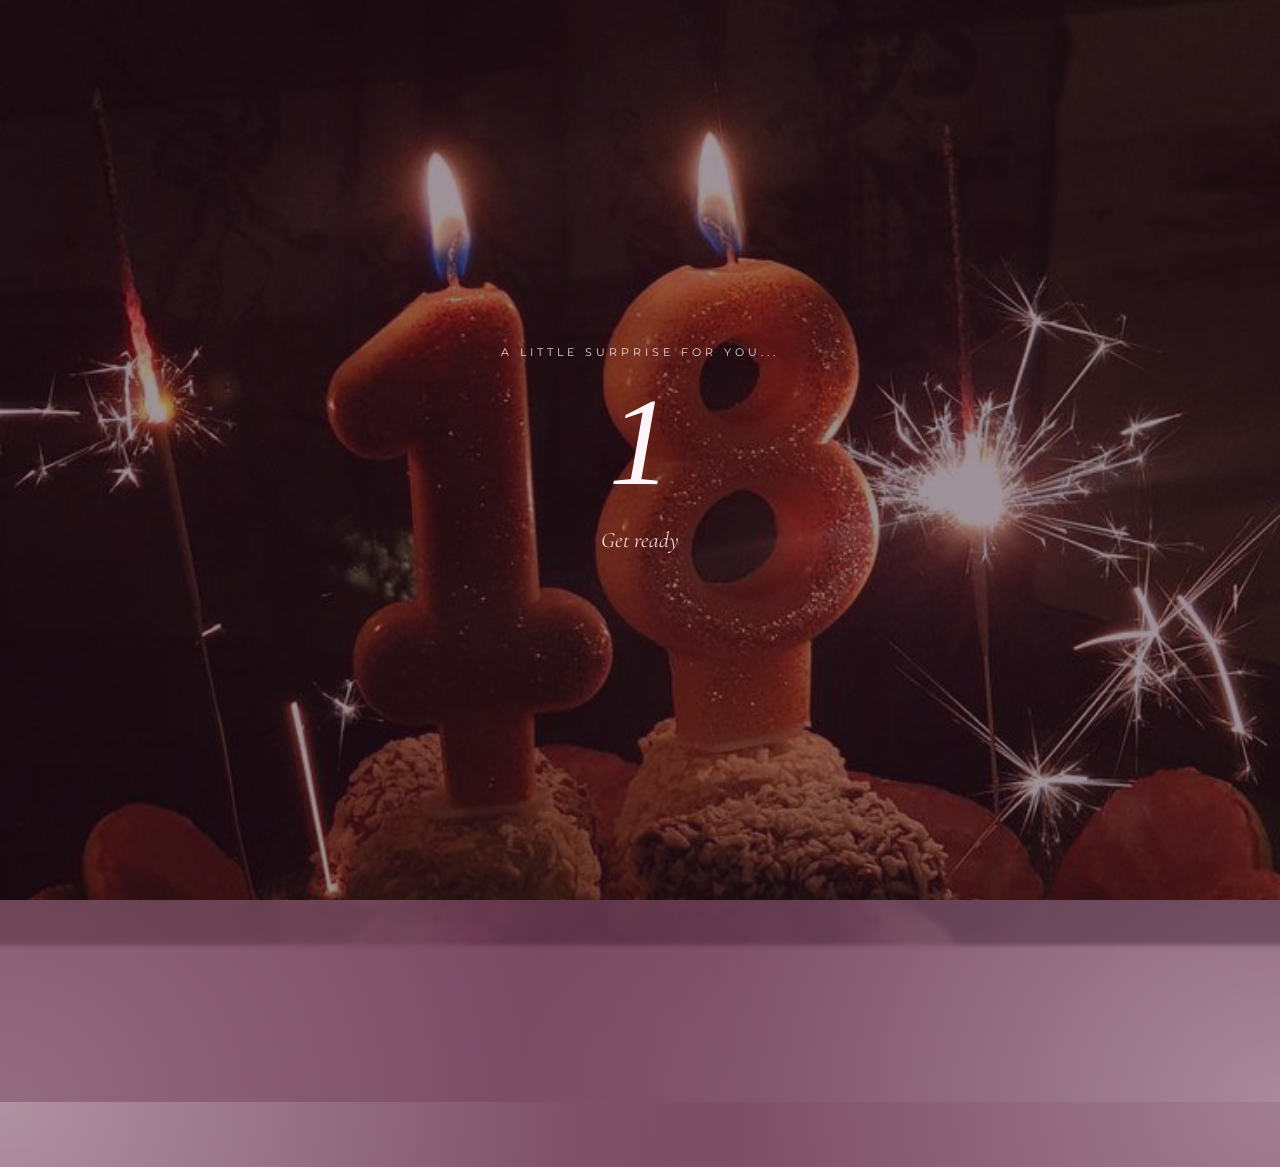
<file: index.html>
<!DOCTYPE html>
<html lang="en">

<head>

    <meta charset="UTF-8">

    <meta
        name="viewport"
        content="width=device-width, initial-scale=1.0"
    >

    <title>Surprise</title>


    <!-- Fonts -->

    <link
        rel="preconnect"
        href="https://fonts.googleapis.com"
    >

    <link
        rel="preconnect"
        href="https://fonts.gstatic.com"
        crossorigin
    >

    <link
        href="https://fonts.googleapis.com/css2?family=Cormorant+Garamond:wght@400;500;600;700&family=Montserrat:wght@300;400&display=swap"
        rel="stylesheet"
    >


    <link
        rel="stylesheet"
        href="style.css"
    >

</head>


<body>


    <!-- =================================
         OPENING COUNTDOWN
    ================================== -->

    <div id="intro-screen">

        <div class="intro-overlay"></div>


        <div class="intro-content">

            <p class="intro-small">
                A little surprise for You...
            </p>


            <div
                id="countdown"
                class="countdown-number"
            >
                3
            </div>


            <p
                id="intro-message"
                class="intro-message"
            >
                Get ready
            </p>

        </div>

    </div>



    <!-- =================================
         MAIN BIRTHDAY PAGE
    ================================== -->

    <div id="main-content">


        <!-- Decorative lilies -->

        <div class="lily lily-top">
            𓆸
        </div>

        <div class="lily lily-bottom">
            𓆸
        </div>



        <main class="page">


            <!-- Small introduction -->

            <p class="little-text">
                Today is a special day...
            </p>



            <!-- Birthday title -->

            <h1>
                Happy Birthday
            </h1>


            <h2>
                Sanjanaa💫
            </h2>



            <!-- Main birthday card -->

            <section class="birthday-card">


                <!-- Wish -->

                <div class="wish">

                    <p class="wish-title">
                        Happy Birthday
                    </p>


                    <p class="wish-text">

                        I hope this day brings you all
                        the happiness you deserve,
                        and that this year and upcoming
                        years become one of the most
                        beautiful chapters of your life.

                    </p>

                </div>



                <!-- Divider -->

                <div class="divider">

                    <span></span>

                    <div>𓆸</div>

                    <span></span>

                </div>



                <!-- Counter -->

                <div class="counter">


                    <div class="time-box">

                        <span id="days">
                            0
                        </span>

                        <p>
                            Days
                        </p>

                    </div>



                    <div class="time-box">

                        <span id="hours">
                            0
                        </span>

                        <p>
                            Hours
                        </p>

                    </div>



                    <div class="time-box">

                        <span id="minutes">
                            0
                        </span>

                        <p>
                            Minutes
                        </p>

                    </div>



                    <div class="time-box">

                        <span id="seconds">
                            0
                        </span>

                        <p>
                            Seconds
                        </p>

                    </div>


                </div>



                <p class="counter-description">

                    Time since the day you came
                    into this world.

                </p>


            </section>



            <!-- Bottom message -->

            <p class="bottom-text">

                And somehow, every second since then
                has made the world a little more beautiful.

            </p>



            <div class="scroll">
                ↓
            </div>



            <!-- Page 2 navigation -->

            <div class="page-divider">

                <span></span>

                <div>𓆸</div>

                <span></span>

            </div>



            <a
                href="page2.html"
                class="next-button"
            >
                Continue →
            </a>


        </main>

    </div>



    <script src="script.js"></script>

</body>

</html>
</file>
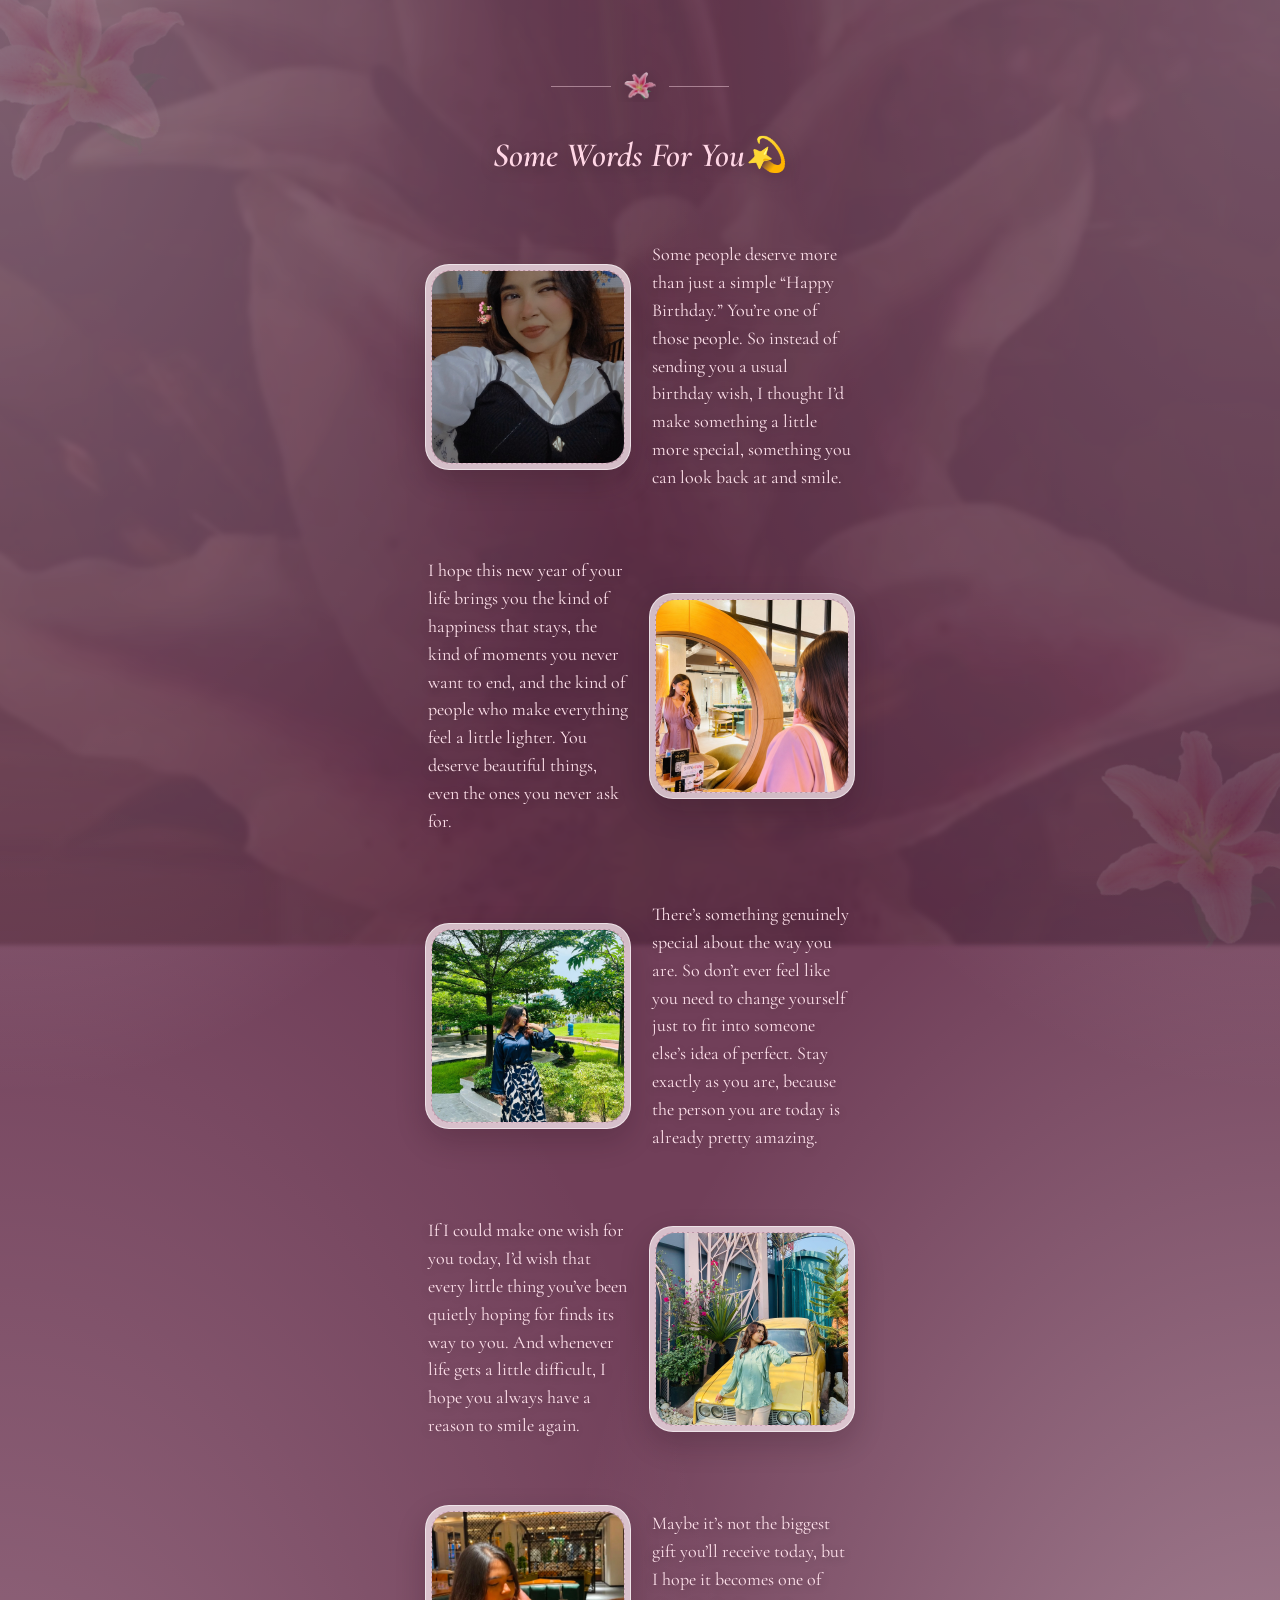
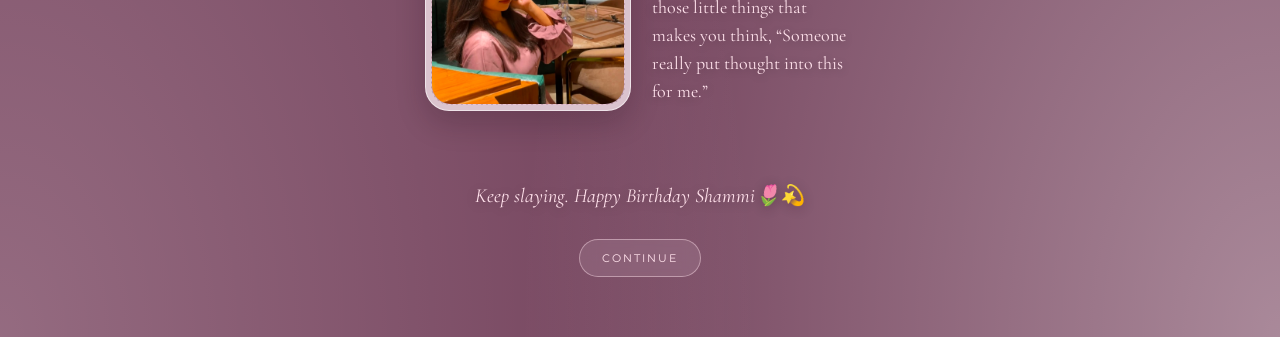
<file: page2.html>
<!DOCTYPE html>
<html lang="en">

<head>
    <meta charset="UTF-8">

    <meta
        name="viewport"
        content="width=device-width, initial-scale=1.0"
    >

    <title>Our Memories</title>

    <!-- Fonts -->

    <link rel="preconnect" href="https://fonts.googleapis.com">

    <link
        rel="preconnect"
        href="https://fonts.gstatic.com"
        crossorigin
    >

    <link
        href="https://fonts.googleapis.com/css2?family=Cormorant+Garamond:wght@400;500;600;700&family=Montserrat:wght@300;400&display=swap"
        rel="stylesheet"
    >

    <link
        rel="stylesheet"
        href="page2.css"
    >

</head>


<body>


    <!-- =========================
         DECORATIVE CORNER LILIES
    ========================== -->

    <img
        src="image/lily-icon.png"
        class="corner-lily corner-lily-top"
        alt=""
    >

    <img
        src="image/lily-icon.png"
        class="corner-lily corner-lily-bottom"
        alt=""
    >


    <main class="page">


        <!-- =========================
             HEADING
        ========================== -->

        <div class="heading-divider">

            <span></span>

            <img
                src="image/lily-icon.png"
                alt=""
            >

            <span></span>

        </div>


        <h2>
            Some Words For You💫
        </h2>



        <!-- =========================
             MEMORY 1
        ========================== -->

        <section class="memory memory-left">

            <div class="photo-box float-1">

                <div class="placeholder">

                    <img
                        src="image/pic1.jpeg"
                        alt=""
                    >

                </div>

            </div>


            <div class="memory-text">

                <p>
                    Some people deserve more than just a simple “Happy Birthday.”
                    You’re one of those people. So instead of sending you a usual birthday wish,
                    I thought I’d make something a little more special, something
                    you can look back at and smile.
                </p>

            </div>

        </section>



        <!-- =========================
             MEMORY 2
        ========================== -->

        <section class="memory memory-right">

            <div class="memory-text">

                <p>
                    I hope this new year of your life brings you the kind of happiness that stays,
                    the kind of moments you never want to end, and the kind of people who make everything
                    feel a little lighter. You deserve beautiful things, even the ones you never ask for.
                </p>

            </div>


            <div class="photo-box float-2">

                <div class="placeholder">

                    <img
                        src="image/pic2.jpeg"
                        alt=""
                    >

                </div>

            </div>

        </section>



        <!-- =========================
             MEMORY 3
        ========================== -->

        <section class="memory memory-left">

            <div class="photo-box float-3">

                <div class="placeholder">

                    <img
                        src="image/pic3.jpeg"
                        alt=""
                    >

                </div>

            </div>


            <div class="memory-text">

                <p>
                    There’s something genuinely special about the way you are.
                    So don’t ever feel like you need to change yourself just to fit into someone else’s
                    idea of perfect. Stay exactly as you are, because the person you are today is already pretty amazing.
                </p>

            </div>

        </section>



        <!-- =========================
             MEMORY 4
        ========================== -->

        <section class="memory memory-right">

            <div class="memory-text">

                <p>
                    If I could make one wish for you today, I’d wish that every little thing you’ve
                    been quietly hoping for finds its way to you. And whenever life gets a little difficult,
                    I hope you always have a reason to smile again.
                </p>

            </div>


            <div class="photo-box float-4">

                <div class="placeholder">

                    <img
                        src="image/pic4.jpeg"
                        alt=""
                    >

                </div>

            </div>

        </section>



        <!-- =========================
             MEMORY 5
        ========================== -->

        <section class="memory memory-left">

            <div class="photo-box float-5">

                <div class="placeholder">

                    <img
                        src="image/pic5.jpeg"
                        alt=""
                    >

                </div>

            </div>


            <div class="memory-text">

                <p>
                    Maybe it’s not the biggest gift you’ll receive today,
                    but I hope it becomes one of those little things that makes you think,
                    “Someone really put thought into this for me.”
                </p>

            </div>

        </section>



        <!-- =========================
             BOTTOM MESSAGE
        ========================== -->

        <p class="bottom-text">

            Keep slaying. Happy Birthday Shammi🌷💫

        </p>



        <!-- =========================
             CONTINUE BUTTON
        ========================== -->

        <a
            href="page3.html"
            class="back-button"
        >
            continue
        </a>


    </main>


</body>

</html>
</file>
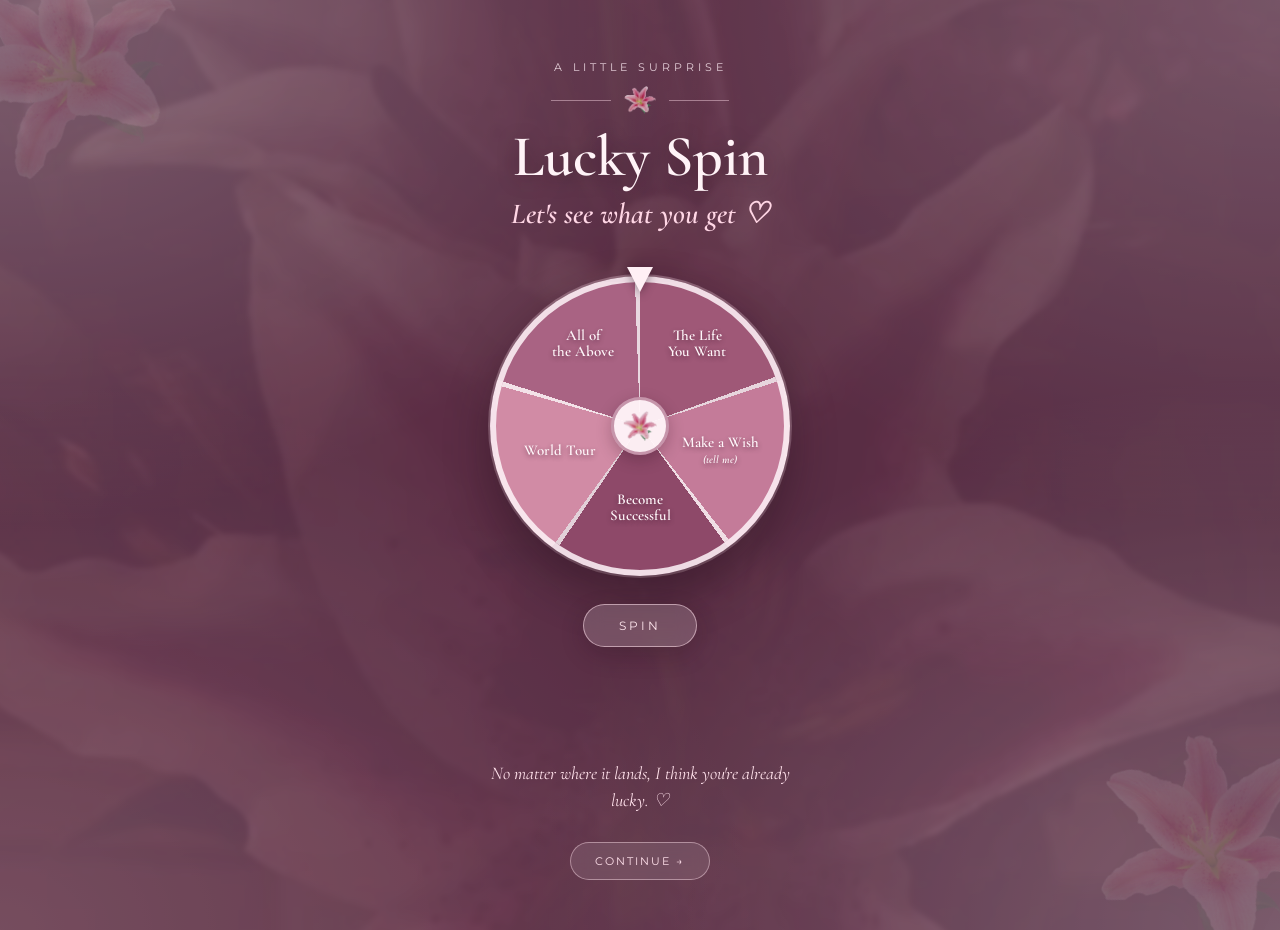
<file: page3.html>
<!DOCTYPE html>
<html lang="en">

<head>

    <meta charset="UTF-8">

    <meta
        name="viewport"
        content="width=device-width, initial-scale=1.0"
    >

    <title>Lucky Spin</title>


    <!-- Fonts -->

    <link rel="preconnect" href="https://fonts.googleapis.com">

    <link
        rel="preconnect"
        href="https://fonts.gstatic.com"
        crossorigin
    >

    <link
        href="https://fonts.googleapis.com/css2?family=Cormorant+Garamond:wght@400;500;600;700&family=Montserrat:wght@300;400&display=swap"
        rel="stylesheet"
    >


    <link
        rel="stylesheet"
        href="page3.css"
    >

</head>


<body>


    <!-- =========================
         BACKGROUND LILIES
    ========================== -->

    <img
        class="background-lily lily-top"
        src="image/lily-icon.png"
        alt=""
    >

    <img
        class="background-lily lily-bottom"
        src="image/lily-icon.png"
        alt=""
    >


    <!-- =========================
         PAGE
    ========================== -->

    <main class="page">


        <!-- Heading -->

        <p class="little-text">
            A little surprise
        </p>


        <div class="heading-divider">

            <span></span>

            <img
                src="image/lily-icon.png"
                alt=""
            >

            <span></span>

        </div>


        <h1>
            Lucky Spin
        </h1>


        <h2>
            Let's see what you get ♡
        </h2>



        <!-- =========================
             GAME
        ========================== -->

        <section class="game">


            <div class="wheel-container">


                <!-- Fixed pointer -->

                <div class="pointer"></div>


                <!-- Rotating wheel -->

                <div
                    class="wheel"
                    id="wheel"
                >


                    <!-- Option 1 -->

                    <div
                        class="wheel-option option-1"
                    >
                        The Life <br>
                        You Want
                    </div>


                    <!-- Option 2 -->

                    <div
                        class="wheel-option option-2"
                    >
                        Make a Wish<br>

                        <small>
                            (tell me)
                        </small>
                    </div>


                    <!-- Option 3 -->

                    <div
                        class="wheel-option option-3"
                    >
                        Become<br>
                        Successful
                    </div>


                    <!-- Option 4 -->

                    <div
                        class="wheel-option option-4"
                    >
                        World Tour
                    </div>


                    <!-- Option 5 -->

                    <div
                        class="wheel-option option-5"
                    >
                        All of<br>
                        the Above
                    </div>


                </div>


                <!-- Fixed center -->

                <div class="wheel-center">

                    <img
                        src="image/lily-icon.png"
                        alt="Lily"
                    >

                </div>


            </div>


            <!-- Spin button -->

            <button
                class="spin-button"
                id="spinButton"
            >
                SPIN
            </button>


        </section>



        <!-- Result -->

        <div
            class="result"
            id="result"
        >

            <p>
                Spin the wheel to find out...
            </p>

        </div>



        <!-- Bottom message -->

        <p class="bottom-text">

            No matter where it lands,
            I think you're already lucky. ♡

        </p>



        <!-- Next page -->

        <a
            href="page4.html"
            class="next-button"
        >
            Continue →
        </a>


    </main>


    <script src="page3.js"></script>

</body>

</html>
</file>
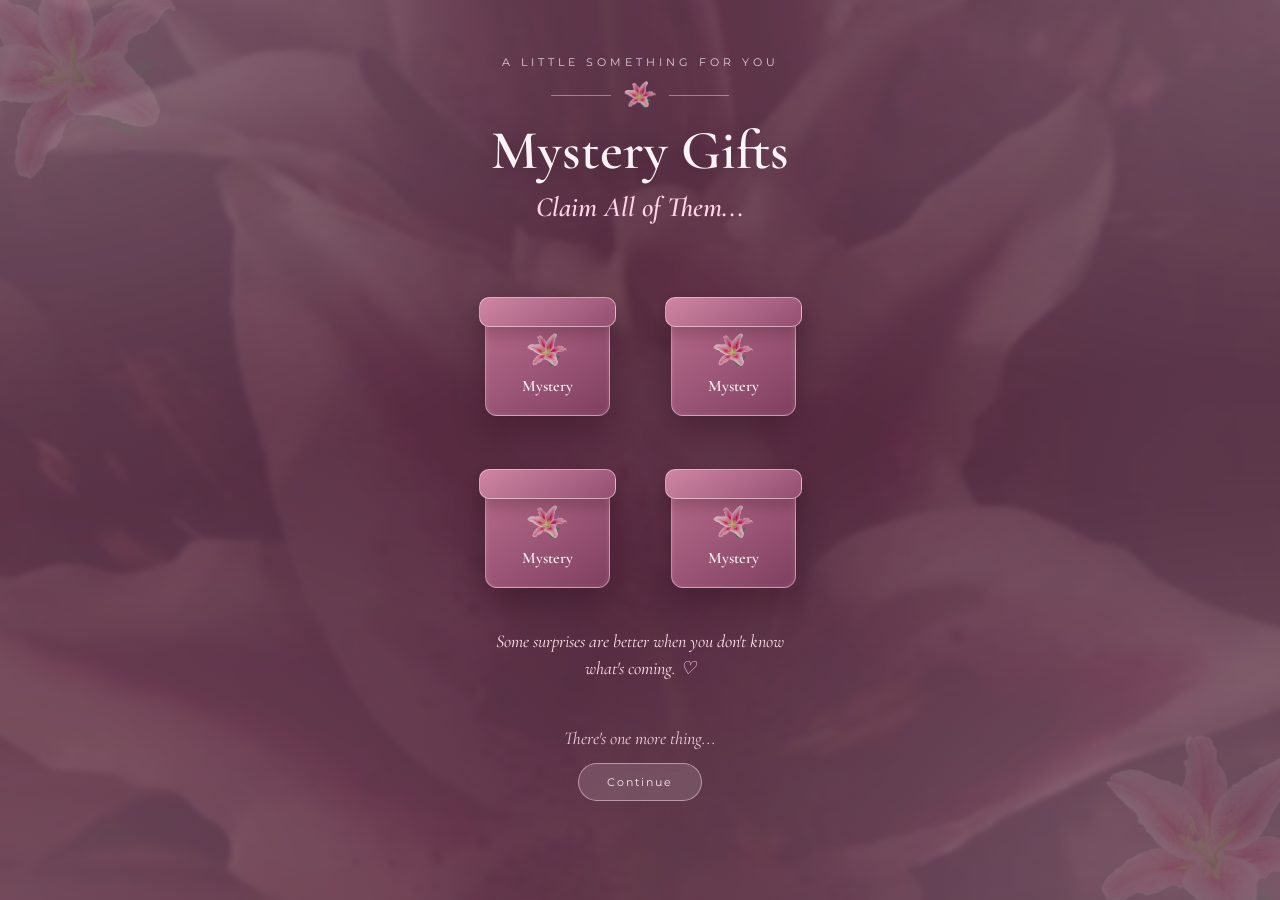
<file: page4.html>
<!DOCTYPE html>
<html lang="en">

<head>

    <meta charset="UTF-8">

    <meta
        name="viewport"
        content="width=device-width, initial-scale=1.0"
    >

    <title>Mystery Gifts ♡</title>

    <link rel="preconnect" href="https://fonts.googleapis.com">

    <link
        rel="preconnect"
        href="https://fonts.gstatic.com"
        crossorigin
    >

    <link
        href="https://fonts.googleapis.com/css2?family=Cormorant+Garamond:wght@400;500;600;700&family=Montserrat:wght@300;400&display=swap"
        rel="stylesheet"
    >

    <link rel="stylesheet" href="page4.css">

</head>


<body>


    <!-- Background lilies -->

    <img
        class="corner-lily corner-lily-top"
        src="image/lily-icon.png"
        alt=""
    >

    <img
        class="corner-lily corner-lily-bottom"
        src="image/lily-icon.png"
        alt=""
    >


    <main class="page">


        <!-- Heading -->

        <p class="little-text">
            A little something for you
        </p>


        <div class="heading-divider">

            <span></span>

            <img
                class="heading-lily"
                src="image/lily-icon.png"
                alt=""
            >

            <span></span>

        </div>


        <h1>
            Mystery Gifts
        </h1>


        <h2>
            Claim All of Them...
        </h2>



        <!-- Gift boxes -->

        <section class="gift-grid">


            <button
                class="gift-box"
                data-gift="0"
                type="button"
            >

                <div class="gift-lid"></div>

                <div class="gift-body">

                    <img
                        class="gift-lily"
                        src="image/lily-icon.png"
                        alt=""
                    >

                    <span>
                        Mystery
                    </span>

                </div>

            </button>



            <button
                class="gift-box"
                data-gift="1"
                type="button"
            >

                <div class="gift-lid"></div>

                <div class="gift-body">

                    <img
                        class="gift-lily"
                        src="image/lily-icon.png"
                        alt=""
                    >

                    <span>
                        Mystery
                    </span>

                </div>

            </button>



            <button
                class="gift-box"
                data-gift="2"
                type="button"
            >

                <div class="gift-lid"></div>

                <div class="gift-body">

                    <img
                        class="gift-lily"
                        src="image/lily-icon.png"
                        alt=""
                    >

                    <span>
                        Mystery
                    </span>

                </div>

            </button>



            <button
                class="gift-box"
                data-gift="3"
                type="button"
            >

                <div class="gift-lid"></div>

                <div class="gift-body">

                    <img
                        class="gift-lily"
                        src="image/lily-icon.png"
                        alt=""
                    >

                    <span>
                        Mystery
                    </span>

                </div>

            </button>


        </section>



        <!-- Envelope -->

        <div
            class="gift-overlay"
            id="giftOverlay"
        >


            <div
                class="envelope"
                id="envelope"
            >


                <div class="letter">

                    <img
                        class="letter-lily"
                        src="image/lily-icon.png"
                        alt=""
                    >

                    <p class="letter-small">
                        Your mystery gift is...
                    </p>

                    <h3 id="giftMessage"></h3>

                    <p class="letter-heart">
                        ♡
                    </p>

                    <p class="voucher-text">
                        Gift Redeemed! Jehad is notified to honor this promise for You💫
                    </p>

                </div>


                <div class="envelope-flap"></div>

                <div class="envelope-front"></div>


            </div>


            <button
                class="close-gift"
                id="closeGift"
                type="button"
            >
                Close
            </button>


        </div>



        <p class="bottom-text">

            Some surprises are better
            when you don't know what's coming. ♡

        </p>

        <div class="next-page-container">
    <p class="next-page-text">
        There's one more thing...
    </p>

    <a href="page5.html" class="next-page-button">
        Continue
    </a>
</div>


    </main>


    <script src="page4.js"></script>

</body>

</html>
</file>
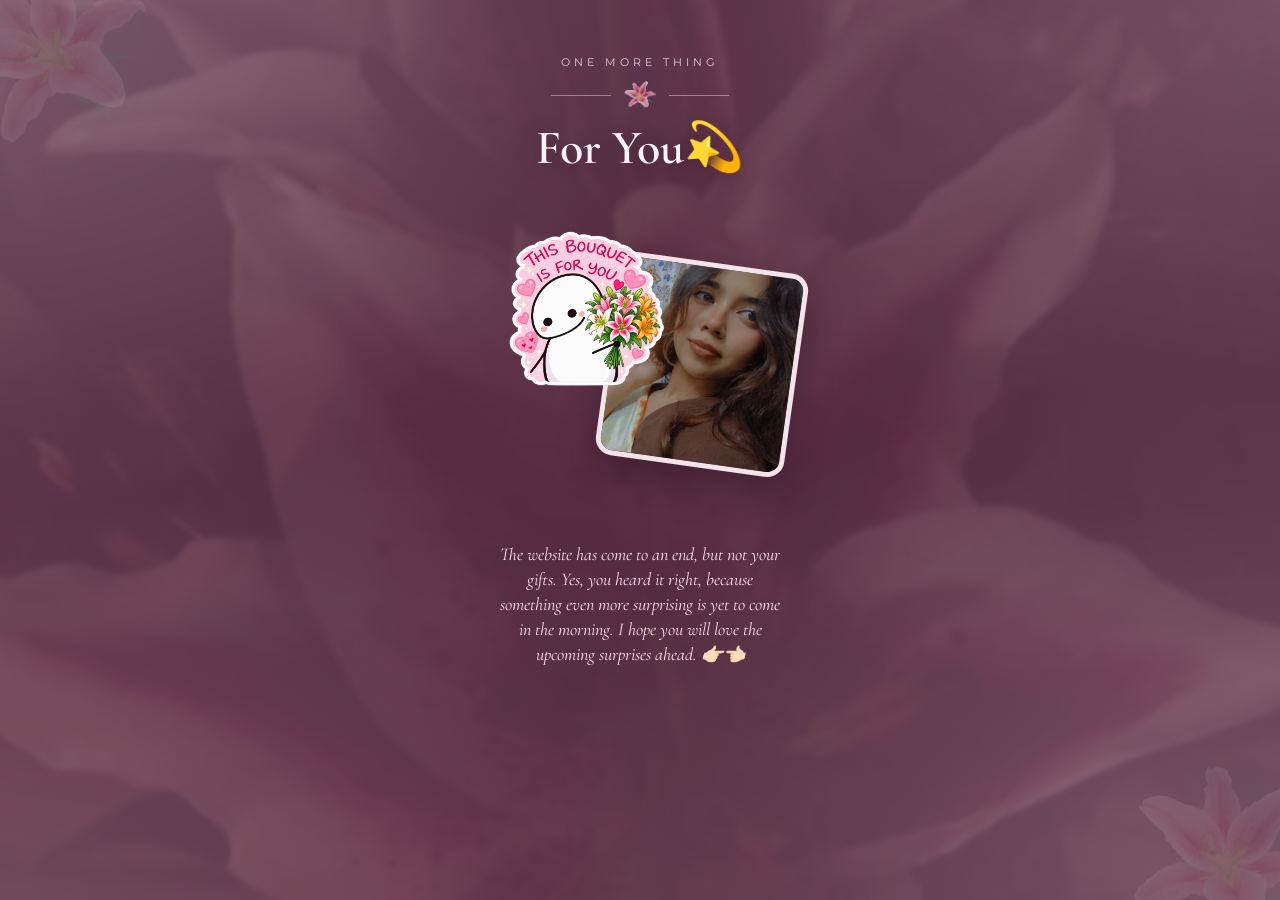
<file: page5.html>
<!DOCTYPE html>
<html lang="en">

<head>

    <meta charset="UTF-8">

    <meta
        name="viewport"
        content="width=device-width, initial-scale=1.0"
    >

    <title>For You</title>

    <link
        href="https://fonts.googleapis.com/css2?family=Cormorant+Garamond:ital,wght@0,400;0,500;0,600;0,700;1,400;1,500;1,600&family=Montserrat:wght@300;400;500;600&display=swap"
        rel="stylesheet"
    >

    <link
        rel="stylesheet"
        href="page5.css"
    >

</head>


<body>


    <!-- =========================
         CORNER LILIES
    ========================== -->

    <img
        src="image/lily-icon.png"
        class="corner-lily corner-lily-top"
        alt=""
    >

    <img
        src="image/lily-icon.png"
        class="corner-lily corner-lily-bottom"
        alt=""
    >


    <!-- =========================
         PAGE
    ========================== -->

    <main class="page5">


        <p class="little-text">
            one more thing
        </p>


        <div class="heading-divider">

            <span></span>

            <img
                src="image/lily-icon.png"
                class="heading-lily"
                alt=""
            >

            <span></span>

        </div>


        <h1>
            For You💫
        </h1>


        <!-- =========================
             STICKER + PHOTO
        ========================== -->

        <div class="memory-container">


            <!-- PHOTO BEHIND -->

            <div class="photo-wrapper">

                <img
                    src="image/pic6.jpeg"
                    class="main-photo"
                    alt=""
                >

            </div>


            <!-- BOUQUET / STICKER -->

            <div class="sticker">

                <img
                    src="image/bouquet.png"
                    alt="Bouquet"
                >

            </div>


        </div>


        <p class="photo-caption">
            The website has come to an end, but not your gifts.
             Yes, you heard it right, because something even more surprising is yet to come
              in the morning. I hope you will love the upcoming surprises ahead. 👉🏻👈🏻  
        </p>


    </main>


</body>

</html>
</file>
<file: style.css>
/* =========================
   RESET
========================= */

* {
    margin: 0;
    padding: 0;
    box-sizing: border-box;
}


/* =========================
   BODY
========================= */

body {
    min-height: 100vh;

    background:
        radial-gradient(
            ellipse at top left,
            rgba(255, 248, 251, 0.45),
            transparent 40%
        ),

        radial-gradient(
            ellipse at top right,
            rgba(255, 242, 248, 0.35),
            transparent 40%
        ),

        radial-gradient(
            ellipse at bottom left,
            rgba(255, 238, 246, 0.25),
            transparent 42%
        ),

        radial-gradient(
            ellipse at bottom right,
            rgba(255, 248, 251, 0.40),
            transparent 42%
        ),

        #713f59;

    color: #f8e9ef;

    font-family: "Montserrat", sans-serif;

    overflow-x: hidden;
}


/* =========================
   LILY BACKGROUND IMAGE
========================= */

body::before {

    content: "";

    position: fixed;

    inset: -5%;

    background-image:

        linear-gradient(
            rgba(65, 25, 48, 0.72),
            rgba(65, 25, 48, 0.72)
        ),

        url("image/lily.jpg");

    background-size: cover;

    background-position: center;

    background-repeat: no-repeat;

    opacity: 0.38;

    filter: blur(2px);

    z-index: 0;

    pointer-events: none;

    animation:
        lilyBackground 18s ease-in-out infinite alternate;
}


/* =========================
   MAIN PAGE
========================= */

.page {

    min-height: 100vh;

    width: 100%;

    display: flex;

    flex-direction: column;

    align-items: center;

    text-align: center;

    padding: 70px 20px 40px;

    position: relative;

    z-index: 2;
}


/* =========================
   INTRO TEXT
========================= */

.little-text {

    font-size: 11px;

    letter-spacing: 4px;

    text-transform: uppercase;

    color: rgba(255, 238, 245, 0.82);

    margin-bottom: 20px;

    animation:
        fadeUp 1s ease forwards;
}


/* =========================
   TITLE
========================= */

h1 {

    font-family:
        "Cormorant Garamond",
        serif;

    font-size: 62px;

    line-height: 0.9;

    font-weight: 600;

    color: #fff3f7;

    text-shadow:
        0 3px 20px
        rgba(40, 10, 25, 0.35);

    animation:
        fadeUp 1.2s ease forwards;
}


h2 {

    font-family:
        "Cormorant Garamond",
        serif;

    font-size: 44px;

    font-weight: 600;

    font-style: italic;

    color: #ffd6e5;

    margin-top: 12px;

    text-shadow:
        0 3px 15px
        rgba(40, 10, 25, 0.35);

    animation:
        fadeUp 1.4s ease forwards;
}


/* =========================
   BIRTHDAY CARD
========================= */

.birthday-card {

    width: 100%;

    max-width: 390px;

    margin-top: 38px;

    padding: 32px 20px 28px;

    border-radius: 30px;

    background:
        rgba(255, 242, 247, 0.90);

    border:
        1px solid
        rgba(255, 255, 255, 0.55);

    box-shadow:

        0 25px 60px
        rgba(30, 10, 22, 0.35),

        inset 0 1px 2px
        rgba(255, 255, 255, 0.9);

    backdrop-filter:
        blur(12px);

    -webkit-backdrop-filter:
        blur(12px);

    animation:
        cardAppear 1.5s ease forwards;
}


/* =========================
   WISH
========================= */

.wish-title {

    font-family:
        "Cormorant Garamond",
        serif;

    font-size: 30px;

    font-weight: 600;

    color: #713d59;

    margin-bottom: 12px;
}


.wish-text {

    font-family:
        "Cormorant Garamond",
        serif;

    font-size: 18px;

    line-height: 1.5;

    color: #87566e;

    padding: 0 8px;
}


/* =========================
   DIVIDER
========================= */

.divider {

    display: flex;

    align-items: center;

    justify-content: center;

    gap: 12px;

    margin: 25px 0;
}


.divider span {

    height: 1px;

    width: 65px;

    background:
        rgba(164, 80, 120, 0.35);
}


.divider div {

    font-size: 23px;

    color: #b45d88;

    animation:
        flowerPulse 3s ease-in-out infinite;
}


/* =========================
   COUNTER
========================= */

.counter {

    display: grid;

    grid-template-columns: 1fr 1fr;

    gap: 12px;

    width: 100%;
}


/* =========================
   TIME BOXES
========================= */

.time-box {

    padding: 17px 5px 14px;

    border-radius: 18px;

    background:
        rgba(255, 241, 247, 0.78);

    border:
        1px solid
        rgba(255, 255, 255, 0.70);

    box-shadow:
        0 8px 20px
        rgba(133, 58, 91, 0.10);

    transition:
        transform 0.3s ease,
        box-shadow 0.3s ease;
}


.time-box:hover {

    transform:
        translateY(-3px);

    box-shadow:
        0 12px 25px
        rgba(133, 58, 91, 0.16);
}


.time-box span {

    display: block;

    font-family:
        "Cormorant Garamond",
        serif;

    font-size: 42px;

    line-height: 1;

    font-weight: 600;

    color: #793f5d;
}


.time-box p {

    margin-top: 6px;

    font-size: 9px;

    letter-spacing: 2px;

    text-transform: uppercase;

    color: #ad6c89;
}


/* =========================
   COUNTER DESCRIPTION
========================= */

.counter-description {

    margin-top: 22px;

    font-family:
        "Cormorant Garamond",
        serif;

    font-size: 16px;

    font-style: italic;

    color: #a1617e;
}


/* =========================
   BOTTOM MESSAGE
========================= */

.bottom-text {

    max-width: 330px;

    margin-top: 35px;

    font-family:
        "Cormorant Garamond",
        serif;

    font-size: 19px;

    line-height: 1.5;

    font-style: italic;

    color: #ffe1eb;

    text-shadow:
        0 2px 12px
        rgba(40, 10, 25, 0.30);

    animation:
        fadeUp 2s ease forwards;
}


/* =========================
   SCROLL INDICATOR
========================= */

.scroll {

    margin-top: 25px;

    font-size: 20px;

    color: #ffd3e3;

    animation:
        bounce 2s infinite;
}


/* =========================
   DECORATIVE LILIES
========================= */

.lily {

    position: fixed;

    font-family: serif;

    color:
        rgba(255, 240, 247, 0.16);

    z-index: 1;

    pointer-events: none;

    user-select: none;

    filter:
        drop-shadow(
            0 8px 20px
            rgba(30, 10, 20, 0.20)
        );
}


.lily-top {

    top: -35px;

    left: -30px;

    font-size: 150px;

    transform:
        rotate(-25deg);
}


.lily-bottom {

    bottom: -45px;

    right: -35px;

    font-size: 180px;

    transform:
        rotate(20deg);
}


/* =========================
   ANIMATIONS
========================= */

@keyframes lilyBackground {

    0% {

        transform:
            scale(1.05)
            translate(0, 0);
    }

    50% {

        transform:
            scale(1.09)
            translate(-0.8%, -0.4%);
    }

    100% {

        transform:
            scale(1.06)
            translate(0.8%, 0.5%);
    }
}


@keyframes fadeUp {

    from {

        opacity: 0;

        transform:
            translateY(20px);
    }

    to {

        opacity: 1;

        transform:
            translateY(0);
    }
}


@keyframes cardAppear {

    from {

        opacity: 0;

        transform:
            translateY(30px)
            scale(0.97);
    }

    to {

        opacity: 1;

        transform:
            translateY(0)
            scale(1);
    }
}


@keyframes bounce {

    0%, 100% {

        transform:
            translateY(0);
    }

    50% {

        transform:
            translateY(7px);
    }
}


@keyframes flowerPulse {

    0%, 100% {

        transform:
            scale(1);
    }

    50% {

        transform:
            scale(1.12);
    }
}


/* =========================
   SMALL PHONES
========================= */

@media (max-width: 360px) {

    .page {

        padding-top: 55px;
    }


    h1 {

        font-size: 54px;
    }


    h2 {

        font-size: 38px;
    }


    .birthday-card {

        margin-top: 30px;

        padding:
            27px 16px;
    }


    .wish-title {

        font-size: 26px;
    }


    .wish-text {

        font-size: 17px;
    }


    .time-box span {

        font-size: 36px;
    }
}


/* =========================
   PAGE 2 NAVIGATION
========================= */

.page-divider {

    display: flex;

    align-items: center;

    justify-content: center;

    gap: 12px;

    margin-top: 35px;

    margin-bottom: 20px;
}


.page-divider span {

    width: 65px;

    height: 1px;

    background:
        rgba(255, 220, 233, 0.45);
}


.page-divider div {

    font-family: serif;

    font-size: 24px;

    color: #ffd6e5;

    animation:
        flowerPulse
        3s
        ease-in-out
        infinite;
}


/* =========================
   NEXT BUTTON
========================= */

.next-button {

    display: inline-block;

    padding:
        12px
        25px;

    border-radius: 50px;

    border:
        1px solid
        rgba(255, 225, 235, 0.45);

    background:
        rgba(255, 242, 247, 0.12);

    color: #ffe1eb;

    text-decoration: none;

    font-family:
        "Montserrat",
        sans-serif;

    font-size: 11px;

    letter-spacing: 2px;

    text-transform: uppercase;

    backdrop-filter:
        blur(8px);

    -webkit-backdrop-filter:
        blur(8px);

    box-shadow:
        0 8px 25px
        rgba(40, 10, 25, 0.15);

    transition:
        background 0.3s ease,
        transform 0.3s ease,
        box-shadow 0.3s ease;
}


.next-button:hover {

    background:
        rgba(255, 242, 247, 0.22);

    transform:
        translateY(-3px);

    box-shadow:
        0 12px 30px
        rgba(40, 10, 25, 0.22);
}


/* =========================================
   OPENING COUNTDOWN
   ANDROID FRIENDLY
========================================= */

#intro-screen {

    position: fixed;

    /* Fallback for older Android browsers */
    width: 100%;
    height: 100%;

    /* Modern mobile viewport */
    width: 100vw;
    height: 100dvh;

    top: 0;
    left: 0;

    z-index: 9999;

    display: flex;

    align-items: center;

    justify-content: center;

    overflow: hidden;

    background-image:
        url("image/preview.jpg");

    background-size: cover;

    background-position: center center;

    background-repeat: no-repeat;

    opacity: 1;

    transition:
        opacity 1.2s ease;

    touch-action: none;

    user-select: none;

    -webkit-user-select: none;

    box-sizing: border-box;
}


/* Dark layer */

.intro-overlay {

    position: absolute;

    width: 100%;
    height: 100%;

    top: 0;
    left: 0;

    background:
        rgba(45, 15, 32, 0.45);

    /*
     * Deliberately no backdrop-filter here.
     * This makes the intro more reliable
     * on Android Chrome.
     */

    pointer-events: none;
}


/* Countdown content */

.intro-content {

    position: relative;

    z-index: 2;

    width: 100%;

    display: flex;

    flex-direction: column;

    align-items: center;

    justify-content: center;

    text-align: center;

    padding: 20px;

    box-sizing: border-box;
}


/* Small text */

.intro-small {

    margin:
        0 0 20px 0;

    font-family:
        "Montserrat",
        sans-serif;

    font-size: 11px;

    letter-spacing: 4px;

    text-transform: uppercase;

    color:
        rgba(255, 245, 248, 0.88);

    line-height: 1.5;
}


/* 3 2 1 */

.countdown-number {

    font-family:
        Georgia,
        serif;

    font-size: 125px;

    line-height: 1;

    font-weight: 400;

    font-style: italic;

    color:
        #fff5f8;

    text-shadow:
        0 8px 35px
        rgba(40, 10, 25, 0.45);

    animation:
        countdownAppear
        0.8s
        ease;

    -webkit-font-smoothing:
        antialiased;
}


/* Get ready */

.intro-message {

    margin:
        20px 0 0 0;

    font-family:
        "Cormorant Garamond",
        serif;

    font-size: 22px;

    font-style: italic;

    color:
        rgba(255, 230, 239, 0.92);

    line-height: 1.4;
}


/* Number animation */

@keyframes countdownAppear {

    0% {

        opacity: 0;

        transform:
            scale(0.65);
    }

    60% {

        opacity: 1;

        transform:
            scale(1.08);
    }

    100% {

        opacity: 1;

        transform:
            scale(1);
    }
}


/* =========================================
   HAPPY BIRTHDAY REVEAL
========================================= */

#intro-screen.reveal {

    opacity: 0;

    pointer-events: none;
}


#main-content {

    opacity: 0;

    transform:
        scale(1.025);

    transition:
        opacity 1.2s ease,
        transform 1.4s ease;
}


#main-content.show {

    opacity: 1;

    transform:
        scale(1);
}


/* =========================================
   FINAL COUNTDOWN EFFECT
========================================= */

.countdown-number.final {

    animation:
        birthdayReveal
        1s
        cubic-bezier(
            0.16,
            1,
            0.3,
            1
        );
}


@keyframes birthdayReveal {

    0% {

        transform:
            scale(1);

        opacity: 1;
    }

    45% {

        transform:
            scale(1.35);

        opacity: 1;
    }

    100% {

        transform:
            scale(2);

        opacity: 0;
    }
}


/* =========================================
   MOBILE / ANDROID
========================================= */

@media (max-width: 600px) {

    #intro-screen {

        /*
         * Keep the image centered on phones.
         */

        background-position:
            center center;
    }


    .intro-content {

        /*
         * Prevent content from touching
         * the edges on narrow phones.
         */

        padding:
            20px 16px;
    }


    .countdown-number {

        font-size:
            clamp(
                90px,
                27vw,
                125px
            );
    }


    .intro-small {

        font-size: 9px;

        letter-spacing: 3px;
    }


    .intro-message {

        font-size: 20px;
    }
}


/* Small Android phones */

@media (max-width: 360px) {

    .countdown-number {

        font-size: 90px;
    }


    .intro-small {

        font-size: 8px;

        letter-spacing: 2.5px;
    }
}


/* Android landscape / short screens */

@media (max-height: 500px) {

    .countdown-number {

        font-size: 80px;
    }


    .intro-small {

        margin-bottom: 10px;
    }


    .intro-message {

        margin-top: 10px;
    }
}
</file>
<file: page2.css>
* {
    margin: 0;
    padding: 0;
    box-sizing: border-box;
}

body {
    min-height: 100vh;

    background:
        radial-gradient(
            ellipse at top left,
            rgba(255, 248, 251, 0.45),
            transparent 40%
        ),
        radial-gradient(
            ellipse at top right,
            rgba(255, 242, 248, 0.35),
            transparent 40%
        ),
        radial-gradient(
            ellipse at bottom left,
            rgba(255, 238, 246, 0.25),
            transparent 42%
        ),
        radial-gradient(
            ellipse at bottom right,
            rgba(255, 248, 251, 0.40),
            transparent 42%
        ),
        #713f59;

    color: #f8e9ef;

    font-family:
        "Montserrat",
        sans-serif;

    overflow-x: hidden;
}


/* =========================
   LILY BACKGROUND
========================= */

body::before {
    content: "";

    position: fixed;

    inset: -5%;

    background-image:
        linear-gradient(
            rgba(65, 25, 48, 0.72),
            rgba(65, 25, 48, 0.72)
        ),
        url("images/lily.jpg");

    background-size: cover;

    background-position: center;

    background-repeat: no-repeat;

    opacity: 0.38;

    filter: blur(2px);

    z-index: 0;

    pointer-events: none;

    animation:
        lilyBackground
        18s
        ease-in-out
        infinite
        alternate;
}


/* =========================
   MAIN PAGE
========================= */

.page {
    width: 100%;

    min-height: 100vh;

    padding:
        65px
        20px
        60px;

    display: flex;

    flex-direction: column;

    align-items: center;

    text-align: center;

    position: relative;

    z-index: 2;
}


/* =========================
   INTRO
========================= */

.little-text {
    font-size: 11px;

    letter-spacing: 4px;

    text-transform: uppercase;

    color:
        rgba(255, 238, 245, 0.82);

    margin-bottom: 20px;

    animation:
        fadeUp
        1s
        ease
        forwards;
}


/* =========================
   TITLE
========================= */

h1 {
    font-family:
        "Cormorant Garamond",
        serif;

    font-size: 60px;

    line-height: 0.9;

    font-weight: 600;

    color: #fff3f7;

    text-shadow:
        0 3px 20px
        rgba(40, 10, 25, 0.35);

    animation:
        fadeUp
        1.2s
        ease
        forwards;
}


h2 {
    font-family:
        "Cormorant Garamond",
        serif;

    font-size: 34px;

    font-weight: 600;

    font-style: italic;

    color: #ffd6e5;

    margin-top: 14px;

    text-shadow:
        0 3px 15px
        rgba(40, 10, 25, 0.35);

    animation:
        fadeUp
        1.4s
        ease
        forwards;
}


/* =========================
   MEMORY ROW
========================= */

.memory {
    width: 100%;

    max-width: 430px;

    display: grid;

    grid-template-columns:
        1fr 1fr;

    align-items: center;

    gap: 18px;

    margin-top: 65px;

    position: relative;
}


/* =========================
   PHOTO BOX
========================= */

.photo-box {
    width: 100%;

    aspect-ratio: 1 / 1;

    padding: 5px;

    border-radius: 24px;

    background:
        rgba(255, 242, 247, 0.72);

    border:
        1px solid
        rgba(255, 255, 255, 0.55);

    box-shadow:
        0 12px 30px
        rgba(30, 10, 22, 0.20);

    backdrop-filter:
        blur(8px);

    overflow: hidden;

    will-change: transform;

    transition:
        box-shadow 0.3s ease;
}


/* =========================
   PHOTO PLACEHOLDER
========================= */

.placeholder {
    width: 100%;

    height: 100%;

    border-radius: 19px;

    display: flex;

    align-items: center;

    justify-content: center;

    background:
        linear-gradient(
            145deg,
            rgba(170, 99, 130, 0.30),
            rgba(108, 56, 82, 0.35)
        );

    border:
        1px dashed
        rgba(255, 224, 235, 0.55);

    color:
        rgba(255, 229, 237, 0.75);

    font-family:
        "Cormorant Garamond",
        serif;

    font-size: 18px;

    font-style: italic;
}


/* =========================
   FLOATING ANIMATIONS
========================= */

.float-1 {
    animation:
        floatOne
        5.5s
        ease-in-out
        infinite;
}


.float-2 {
    animation:
        floatTwo
        6.3s
        ease-in-out
        infinite;
}


.float-3 {
    animation:
        floatThree
        5.8s
        ease-in-out
        infinite;
}


.float-4 {
    animation:
        floatFour
        6.6s
        ease-in-out
        infinite;
}


.float-5 {
    animation:
        floatFive
        6.1s
        ease-in-out
        infinite;
}


/* =========================
   MEMORY TEXT
========================= */

.memory-text {
    text-align: left;

    padding:
        0 3px;
}


.memory-text p {
    font-family:
        "Cormorant Garamond",
        serif;

    font-size: 18px;

    line-height: 1.55;

    color: #ffe2ec;

    text-shadow:
        0 2px 10px
        rgba(40, 10, 25, 0.30);
}


/* =========================
   BOTTOM MESSAGE
========================= */

.bottom-text {
    max-width: 350px;

    margin-top: 70px;

    font-family:
        "Cormorant Garamond",
        serif;

    font-size: 20px;

    line-height: 1.5;

    font-style: italic;

    color: #ffe1eb;

    text-shadow:
        0 2px 12px
        rgba(40, 10, 25, 0.30);

    animation:
        fadeUp
        2s
        ease
        forwards;
}


/* =========================
   BACK BUTTON
========================= */

.back-button {
    display: inline-block;

    margin-top: 28px;

    padding:
        11px
        22px;

    border-radius: 50px;

    border:
        1px solid
        rgba(255, 225, 235, 0.45);

    background:
        rgba(255, 242, 247, 0.10);

    color: #ffe1eb;

    text-decoration: none;

    font-size: 11px;

    letter-spacing: 2px;

    text-transform: uppercase;

    backdrop-filter:
        blur(8px);

    transition:
        background 0.3s ease,
        transform 0.3s ease;
}


.back-button:hover {
    background:
        rgba(255, 242, 247, 0.20);

    transform:
        translateY(-2px);
}


/* =========================
   DECORATIVE LILIES
========================= */

.lily {
    position: fixed;

    font-family: serif;

    color:
        rgba(255, 240, 247, 0.16);

    z-index: 1;

    pointer-events: none;

    user-select: none;

    filter:
        drop-shadow(
            0 8px 20px
            rgba(30, 10, 20, 0.20)
        );
}


.lily-top {
    top: -35px;

    left: -30px;

    font-size: 150px;

    transform:
        rotate(-25deg);
}


.lily-bottom {
    bottom: -45px;

    right: -35px;

    font-size: 180px;

    transform:
        rotate(20deg);
}


/* =========================
   BACKGROUND ANIMATION
========================= */

@keyframes lilyBackground {

    0% {
        transform:
            scale(1.05)
            translate(0, 0);
    }

    50% {
        transform:
            scale(1.09)
            translate(-0.8%, -0.4%);
    }

    100% {
        transform:
            scale(1.06)
            translate(0.8%, 0.5%);
    }
}


/* =========================
   IMAGE FLOAT 1
========================= */

@keyframes floatOne {

    0%, 100% {
        transform:
            translateY(0)
            rotate(0deg);
    }

    50% {
        transform:
            translateY(-15px)
            rotate(-0.7deg);
    }
}


/* =========================
   IMAGE FLOAT 2
========================= */

@keyframes floatTwo {

    0%, 100% {
        transform:
            translateY(0)
            rotate(0deg);
    }

    50% {
        transform:
            translateY(15px)
            rotate(0.7deg);
    }
}


/* =========================
   IMAGE FLOAT 3
========================= */

@keyframes floatThree {

    0%, 100% {
        transform:
            translateY(0)
            rotate(0deg);
    }

    50% {
        transform:
            translateY(-14px)
            rotate(0.6deg);
    }
}


/* =========================
   IMAGE FLOAT 4
========================= */

@keyframes floatFour {

    0%, 100% {
        transform:
            translateY(0)
            rotate(0deg);
    }

    50% {
        transform:
            translateY(16px)
            rotate(-0.6deg);
    }
}


/* =========================
   IMAGE FLOAT 5
========================= */

@keyframes floatFive {

    0%, 100% {
        transform:
            translateY(0)
            rotate(0deg);
    }

    50% {
        transform:
            translateY(-15px)
            rotate(-0.5deg);
    }
}


/* =========================
   TEXT ANIMATION
========================= */

@keyframes fadeUp {

    from {
        opacity: 0;

        transform:
            translateY(20px);
    }

    to {
        opacity: 1;

        transform:
            translateY(0);
    }
}


/* =========================
   SMALL PHONES
========================= */

@media (max-width: 360px) {

    .page {
        padding:
            55px
            16px
            50px;
    }


    h1 {
        font-size: 54px;
    }


    h2 {
        font-size: 30px;
    }


    .memory {
        gap: 12px;

        margin-top: 55px;
    }


    .photo-box {
        border-radius: 20px;

        padding: 4px;
    }


    .placeholder {
        border-radius: 16px;

        font-size: 16px;
    }


    .memory-text p {
        font-size: 17px;

        line-height: 1.45;
    }
}

/* =========================
   HEADING DIVIDER
========================= */

.heading-divider {
    display: flex;

    align-items: center;

    justify-content: center;

    gap: 12px;

    margin-top: 5px;

    margin-bottom: 18px;
}


.heading-divider span {

    width: 60px;

    height: 1px;

    background:
        rgba(255, 220, 233, 0.45);
}


.heading-divider img {
    display: block;

    width: 32px !important;
    height: 32px !important;

    max-width: 32px !important;
    max-height: 32px !important;

    min-width: 32px;
    min-height: 32px;

    object-fit: contain;

    flex: 0 0 32px;

    opacity: 0.90;

    filter:
        drop-shadow(
            0 3px 8px
            rgba(40, 10, 25, 0.20)
        );

    animation:
        lilyIconFloat
        3.5s
        ease-in-out
        infinite;
}

.heading-divider {
    width: 100%;
    height: 32px;

    display: flex;

    align-items: center;

    justify-content: center;

    gap: 13px;

    margin-top: 5px;
    margin-bottom: 18px;

    overflow: hidden;
}

.photo-box img {
    width: 100%;
    height: 100%;
    display: block;
    object-fit: cover;
    border-radius: 19px;
}

/* =========================
   CORNER LILIES
========================= */

.corner-lily {
    position: fixed;

    width: 250px;
    height: 250px;

    object-fit: contain;

    opacity: 0.13;

    z-index: 1;

    pointer-events: none;

    filter:
        drop-shadow(
            0 8px 20px
            rgba(30, 10, 20, 0.20)
        );

    animation:
        cornerFloat
        7s
        ease-in-out
        infinite
        alternate;
}


/* Top-left */

.corner-lily-top {
    top: -60px;
    left: -55px;

    transform: rotate(-20deg);
}


/* Bottom-right */

.corner-lily-bottom {
    bottom: -60px;
    right: -55px;

    transform: rotate(20deg);

    animation-delay: -3s;
}


/* Subtle movement */

@keyframes cornerFloat {

    from {
        margin-top: 0;
    }

    to {
        margin-top: 10px;
    }

}
</file>
<file: page3.css>
/* =========================
   RESET
========================= */

* {
    margin: 0;
    padding: 0;
    box-sizing: border-box;
}


/* =========================
   BODY
========================= */

body {

    min-height: 100vh;

    background:

        radial-gradient(
            ellipse at top left,
            rgba(255, 248, 251, 0.45),
            transparent 40%
        ),

        radial-gradient(
            ellipse at top right,
            rgba(255, 242, 248, 0.35),
            transparent 40%
        ),

        radial-gradient(
            ellipse at bottom left,
            rgba(255, 238, 246, 0.25),
            transparent 42%
        ),

        radial-gradient(
            ellipse at bottom right,
            rgba(255, 248, 251, 0.40),
            transparent 42%
        ),

        #713f59;


    color: #f8e9ef;


    font-family:
        "Montserrat",
        sans-serif;


    overflow-x: hidden;
}


/* =========================
   BACKGROUND PHOTO
========================= */

body::before {

    content: "";

    position: fixed;

    inset: -5%;


    background-image:

        linear-gradient(
            rgba(65, 25, 48, 0.72),
            rgba(65, 25, 48, 0.72)
        ),

        url("images/lily.jpg");


    background-size: cover;

    background-position: center;

    background-repeat: no-repeat;


    opacity: 0.38;

    filter: blur(2px);


    z-index: 0;

    pointer-events: none;


    animation:
        lilyBackground
        18s
        ease-in-out
        infinite
        alternate;
}


/* =========================
   BACKGROUND LILIES
========================= */

.background-lily {

    position: fixed;


    width: 250px !important;

    height: 250px !important;


    max-width: 250px !important;

    max-height: 250px !important;


    object-fit: contain;


    opacity: 0.13;


    z-index: 1;

    pointer-events: none;


    filter:
        drop-shadow(
            0 8px 20px
            rgba(30, 10, 20, 0.20)
        );
}


.lily-top {

    top: -65px;

    left: -60px;


    transform:
        rotate(-25deg);
}


.lily-bottom {

    bottom: -65px;

    right: -60px;


    transform:
        rotate(20deg);
}


/* =========================
   PAGE
========================= */

.page {

    width: 100%;

    min-height: 100vh;


    padding:
        60px
        20px
        50px;


    display: flex;

    flex-direction: column;

    align-items: center;


    text-align: center;


    position: relative;

    z-index: 2;
}


/* =========================
   SMALL TITLE
========================= */

.little-text {

    font-size: 11px;

    letter-spacing: 4px;

    text-transform: uppercase;


    color:
        rgba(255, 238, 245, 0.82);


    margin-bottom: 10px;
}


/* =========================
   DIVIDER
========================= */

.heading-divider {

    width: 100%;

    height: 32px;


    display: flex;

    align-items: center;

    justify-content: center;


    gap: 13px;


    margin-bottom: 15px;
}


.heading-divider span {

    width: 60px;

    height: 1px;


    background:
        rgba(255, 220, 233, 0.45);
}


.heading-divider img {

    width: 32px !important;

    height: 32px !important;


    max-width: 32px !important;

    max-height: 32px !important;


    object-fit: contain;


    opacity: 0.9;


    animation:
        lilyIconFloat
        3.5s
        ease-in-out
        infinite;
}


/* =========================
   HEADINGS
========================= */

h1 {

    font-family:
        "Cormorant Garamond",
        serif;


    font-size: 58px;


    line-height: 0.9;


    font-weight: 600;


    color: #fff3f7;


    text-shadow:
        0 3px 20px
        rgba(40, 10, 25, 0.35);
}


h2 {

    font-family:
        "Cormorant Garamond",
        serif;


    font-size: 29px;


    font-weight: 600;


    font-style: italic;


    color: #ffd6e5;


    margin-top: 13px;
}


/* =========================
   GAME
========================= */

.game {

    width: 100%;

    max-width: 340px;


    display: flex;

    flex-direction: column;

    align-items: center;


    margin-top: 45px;
}


/* =========================
   WHEEL CONTAINER
========================= */

.wheel-container {

    position: relative;


    width: 300px;

    height: 300px;
}


/* =========================
   WHEEL
========================= */

.wheel {

    width: 300px;

    height: 300px;


    position: absolute;

    inset: 0;


    border-radius: 50%;


    border:
        6px solid
        rgba(255, 245, 249, 0.85);


    box-shadow:

        0 20px 45px
        rgba(30, 10, 22, 0.40),

        0 0 0 2px
        rgba(255, 220, 235, 0.30);


    background:

        conic-gradient(

            #9f5877 0deg 72deg,

            #c47b99 72deg 144deg,

            #8e4969 144deg 216deg,

            #d18ba5 216deg 288deg,

            #a96383 288deg 360deg
        );


    transition:
        transform
        4s
        cubic-bezier(
            0.12,
            0.65,
            0.12,
            1
        );


    overflow: hidden;
}


/* =========================
   DIVIDING LINES
========================= */

.wheel::before {

    content: "";

    position: absolute;

    inset: 0;


    background:

        conic-gradient(

            transparent 0deg 70deg,

            rgba(255,255,255,0.75)
            70deg 72deg,


            transparent 72deg 142deg,

            rgba(255,255,255,0.75)
            142deg 144deg,


            transparent 144deg 214deg,

            rgba(255,255,255,0.75)
            214deg 216deg,


            transparent 216deg 286deg,

            rgba(255,255,255,0.75)
            286deg 288deg,


            transparent 288deg 358deg,

            rgba(255,255,255,0.75)
            358deg 360deg
        );


    pointer-events: none;

    z-index: 2;
}


/* =========================
   OPTIONS
========================= */

.wheel-option {

    position: absolute;


    left: 50%;

    top: 50%;


    width: 100px;


    font-family:
        "Cormorant Garamond",
        serif;


    font-size: 15px;


    line-height: 1.05;


    font-weight: 600;


    color: #fff7fa;


    text-align: center;


    text-shadow:
        0 2px 5px
        rgba(50, 15, 35, 0.45);


    z-index: 5;


    pointer-events: none;


    /*
       The JavaScript will modify
       this transform while spinning.
    */
}


.wheel-option small {

    font-size: 11px;

    font-style: italic;
}


/* =========================
   INITIAL POSITIONS
========================= */


/*
   The wheel has 5 sections,
   each 72 degrees.

   These positions sit near the
   CENTER of each colored section.
*/


.option-1 {

    transform:
        translate(-50%, -50%)
        translate(57px, -82px);
}


.option-2 {

    transform:
        translate(-50%, -50%)
        translate(80px, 25px);
}


.option-3 {

    transform:
        translate(-50%, -50%)
        translate(0, 82px);
}


.option-4 {

    transform:
        translate(-50%, -50%)
        translate(-80px, 25px);
}


.option-5 {

    transform:
        translate(-50%, -50%)
        translate(-57px, -82px);
}


/* =========================
   CENTER LILY
========================= */

.wheel-center {

    position: absolute;


    width: 58px;

    height: 58px;


    border-radius: 50%;


    background:
        rgba(255, 244, 248, 0.96);


    border:
        3px solid
        rgba(154, 78, 111, 0.55);


    left: 50%;

    top: 50%;


    transform:
        translate(-50%, -50%);


    display: flex;

    align-items: center;

    justify-content: center;


    z-index: 8;


    box-shadow:
        0 5px 15px
        rgba(40, 10, 25, 0.25);
}


.wheel-center img {

    width: 34px !important;

    height: 34px !important;


    max-width: 34px !important;

    max-height: 34px !important;


    object-fit: contain;


    opacity: 0.85;
}


/* =========================
   POINTER
========================= */

.pointer {

    position: absolute;


    top: -9px;

    left: 50%;


    transform:
        translateX(-50%);


    width: 0;

    height: 0;


    border-left:
        13px solid transparent;


    border-right:
        13px solid transparent;


    border-top:
        25px solid #fff0f5;


    filter:
        drop-shadow(
            0 3px 5px
            rgba(30, 10, 22, 0.40)
        );


    z-index: 10;
}


/* =========================
   SPIN BUTTON
========================= */

.spin-button {

    margin-top: 28px;


    padding:
        13px
        35px;


    border-radius: 50px;


    border:
        1px solid
        rgba(255, 225, 235, 0.55);


    background:
        rgba(255, 242, 247, 0.18);


    color: #ffe8ef;


    font-family:
        "Montserrat",
        sans-serif;


    font-size: 12px;


    letter-spacing: 3px;


    cursor: pointer;


    backdrop-filter:
        blur(10px);


    box-shadow:
        0 8px 25px
        rgba(30, 10, 22, 0.20);


    transition:
        transform 0.25s ease,
        background 0.25s ease;
}


.spin-button:hover {

    background:
        rgba(255, 242, 247, 0.28);


    transform:
        translateY(-3px);
}


.spin-button:active {

    transform:
        translateY(0);
}


.spin-button:disabled {

    opacity: 0.55;

    cursor: not-allowed;
}


/* =========================
   RESULT
========================= */

.result {

    width: 100%;

    max-width: 350px;


    min-height: 55px;


    margin-top: 28px;


    display: flex;

    align-items: center;

    justify-content: center;


    color: #ffe2ec;


    font-family:
        "Cormorant Garamond",
        serif;


    font-size: 21px;


    font-style: italic;


    opacity: 0;


    transition:
        opacity 0.6s ease;
}


.result.show {

    opacity: 1;
}


/* =========================
   BOTTOM TEXT
========================= */

.bottom-text {

    max-width: 330px;


    margin-top: 30px;


    font-family:
        "Cormorant Garamond",
        serif;


    font-size: 18px;


    line-height: 1.5;


    font-style: italic;


    color: #ffe1eb;
}


/* =========================
   NEXT BUTTON
========================= */

.next-button {

    display: inline-block;


    margin-top: 28px;


    padding:
        11px
        24px;


    border-radius: 50px;


    border:
        1px solid
        rgba(255, 225, 235, 0.45);


    background:
        rgba(255, 242, 247, 0.10);


    color: #ffe1eb;


    text-decoration: none;


    font-size: 11px;


    letter-spacing: 2px;


    text-transform: uppercase;


    backdrop-filter:
        blur(8px);


    transition:
        background 0.3s ease,
        transform 0.3s ease;
}


.next-button:hover {

    background:
        rgba(255, 242, 247, 0.20);


    transform:
        translateY(-3px);
}


/* =========================
   ANIMATIONS
========================= */

@keyframes lilyBackground {

    0% {

        transform:
            scale(1.05)
            translate(0, 0);
    }

    50% {

        transform:
            scale(1.09)
            translate(-0.8%, -0.4%);
    }

    100% {

        transform:
            scale(1.06)
            translate(0.8%, 0.5%);
    }
}


@keyframes lilyIconFloat {

    0%, 100% {

        transform:
            translateY(0)
            rotate(0deg);
    }

    50% {

        transform:
            translateY(-3px)
            rotate(2deg);
    }
}


/* =========================
   SMALL PHONES
========================= */

@media (max-width: 360px) {

    .page {

        padding:
            50px
            16px
            45px;
    }


    h1 {

        font-size: 52px;
    }


    h2 {

        font-size: 27px;
    }


    .wheel-container {

        width: 270px;

        height: 270px;
    }


    .wheel {

        width: 270px;

        height: 270px;
    }


    .wheel-option {

        width: 85px;

        font-size: 14px;
    }


    .option-1 {

        transform:
            translate(-50%, -50%)
            translate(51px, -74px);
    }


    .option-2 {

        transform:
            translate(-50%, -50%)
            translate(71px, 23px);
    }


    .option-3 {

        transform:
            translate(-50%, -50%)
            translate(0, 74px);
    }


    .option-4 {

        transform:
            translate(-50%, -50%)
            translate(-71px, 23px);
    }


    .option-5 {

        transform:
            translate(-50%, -50%)
            translate(-51px, -74px);
    }


    .wheel-center {

        width: 54px;

        height: 54px;
    }


    .wheel-center img {

        width: 31px !important;

        height: 31px !important;
    }
}

.result strong {
    display: block;

    margin-top: 6px;

    font-size: 26px;

    color: #fff3f7;

    font-family:
        "Cormorant Garamond",
        serif;

    font-weight: 600;

    font-style: normal;
}

.spin-button:disabled {
    opacity: 0.5;
    cursor: not-allowed;
}
</file>
<file: page4.css>
* {
    margin: 0;
    padding: 0;
    box-sizing: border-box;
}

body {
    min-height: 100vh;
    background:
        radial-gradient(
            ellipse at top left,
            rgba(255, 248, 251, 0.45),
            transparent 40%
        ),
        radial-gradient(
            ellipse at top right,
            rgba(255, 242, 248, 0.35),
            transparent 40%
        ),
        radial-gradient(
            ellipse at bottom left,
            rgba(255, 238, 246, 0.25),
            transparent 42%
        ),
        radial-gradient(
            ellipse at bottom right,
            rgba(255, 248, 251, 0.40),
            transparent 42%
        ),
        #713f59;

    color: #f8e9ef;

    font-family: "Montserrat", sans-serif;

    overflow-x: hidden;
}


/* =========================
   MOVING BACKGROUND
========================= */

body::before {
    content: "";

    position: fixed;

    width: 115%;
    height: 115%;

    left: -7.5%;
    top: -7.5%;

    background-image:
        linear-gradient(
            rgba(65, 25, 48, 0.68),
            rgba(65, 25, 48, 0.68)
        ),
        url("image/lily.jpg");

    background-size: cover;
    background-position: center;
    background-repeat: no-repeat;

    opacity: 0.42;

    filter: blur(2px);

    z-index: 0;

    pointer-events: none;

    animation:
        backgroundLilyMove
        16s
        ease-in-out
        infinite
        alternate;
}


@keyframes backgroundLilyMove {

    0% {
        transform:
            scale(1.02)
            translate3d(0%, 0%, 0%);
    }

    25% {
        transform:
            scale(1.06)
            translate3d(-1.2%, -0.7%, 0%);
    }

    50% {
        transform:
            scale(1.04)
            translate3d(0.8%, -1%, 0%);
    }

    75% {
        transform:
            scale(1.07)
            translate3d(1.2%, 0.7%, 0%);
    }

    100% {
        transform:
            scale(1.03)
            translate3d(-0.6%, 1%, 0%);
    }
}


/* =========================
   CORNER LILIES
========================= */

.corner-lily {
    position: fixed;

    width: 250px;
    height: 250px;

    object-fit: contain;

    opacity: 0.13;

    z-index: 1;

    pointer-events: none;

    filter:
        drop-shadow(
            0 8px 20px
            rgba(30, 10, 20, 0.20)
        );

    animation:
        cornerFloat
        7s
        ease-in-out
        infinite
        alternate;
}


.corner-lily-top {
    top: -65px;
    left: -60px;

    transform: rotate(-25deg);
}


.corner-lily-bottom {
    bottom: -65px;
    right: -60px;

    transform: rotate(20deg);

    animation-delay: -3s;
}


@keyframes cornerFloat {

    from {
        margin-top: 0;
    }

    to {
        margin-top: 10px;
    }
}


/* =========================
   PAGE
========================= */

.page {
    width: 100%;

    min-height: 100vh;

    padding:
        55px
        20px
        50px;

    display: flex;

    flex-direction: column;

    align-items: center;

    text-align: center;

    position: relative;

    z-index: 2;
}


/* =========================
   HEADING
========================= */

.little-text {
    font-size: 11px;

    letter-spacing: 4px;

    text-transform: uppercase;

    color:
        rgba(255, 238, 245, 0.82);

    margin-bottom: 10px;
}


.heading-divider {
    width: 100%;

    height: 32px;

    display: flex;

    align-items: center;

    justify-content: center;

    gap: 13px;

    margin-bottom: 15px;
}


.heading-divider span {
    width: 60px;

    height: 1px;

    background:
        rgba(255, 220, 233, 0.45);
}


.heading-lily {
    width: 32px;
    height: 32px;

    object-fit: contain;

    opacity: 0.9;
}


h1 {
    font-family:
        "Cormorant Garamond",
        serif;

    font-size: 55px;

    line-height: 0.9;

    font-weight: 600;

    color: #fff3f7;

    text-shadow:
        0 3px 20px
        rgba(40, 10, 25, 0.35);
}


h2 {
    font-family:
        "Cormorant Garamond",
        serif;

    font-size: 28px;

    font-weight: 600;

    font-style: italic;

    color: #ffd6e5;

    margin-top: 14px;
}


/* =========================
   GIFT GRID
========================= */

.gift-grid {
    width: 100%;

    max-width: 350px;

    margin-top: 42px;

    display: grid;

    grid-template-columns:
        repeat(2, 1fr);

    gap: 22px;

    justify-items: center;
}


.gift-box {
    width: 145px;
    height: 150px;

    position: relative;

    border: none;

    background: transparent;

    cursor: pointer;

    padding: 0;

    transition:
        transform 0.35s ease;
}


.gift-box:hover {
    transform:
        translateY(-7px)
        rotate(-1deg);
}


.gift-box:active {
    transform:
        scale(0.95);
}


.gift-body {
    position: absolute;

    bottom: 0;
    left: 10px;

    width: 125px;
    height: 105px;

    border-radius: 12px;

    background:
        linear-gradient(
            145deg,
            #b96d8d,
            #7f3f60
        );

    border:
        1px solid
        rgba(255, 225, 237, 0.45);

    box-shadow:
        0 15px 30px
        rgba(40, 10, 25, 0.35),

        inset 0 1px 5px
        rgba(255,255,255,0.15);

    display: flex;

    flex-direction: column;

    align-items: center;

    justify-content: center;

    gap: 5px;
}


.gift-lid {
    position: absolute;

    top: 31px;
    left: 4px;

    width: 137px;
    height: 30px;

    border-radius: 10px;

    background:
        linear-gradient(
            145deg,
            #cf86a4,
            #934e70
        );

    border:
        1px solid
        rgba(255, 225, 237, 0.55);

    box-shadow:
        0 8px 15px
        rgba(40, 10, 25, 0.25);

    z-index: 3;
}


.gift-lily {
    width: 40px !important;
    height: 40px !important;

    object-fit: contain;

    opacity: 0.9;
}


.gift-body span {
    font-family:
        "Cormorant Garamond",
        serif;

    font-size: 16px;

    font-weight: 600;

    color: #fff0f5;
}


/* =========================
   OVERLAY
========================= */

.gift-overlay {
    position: fixed;

    inset: 0;

    background:
        rgba(45, 15, 32, 0.70);

    backdrop-filter:
        blur(7px);

    display: flex;

    flex-direction: column;

    align-items: center;

    justify-content: center;

    z-index: 20;

    opacity: 0;

    visibility: hidden;

    transition:
        opacity 0.4s ease;
}


.gift-overlay.show {
    opacity: 1;

    visibility: visible;
}


/* =========================
   ENVELOPE
========================= */

.envelope {
    position: relative;

    width: 310px;
    height: 215px;

    perspective: 1000px;

    transform:
        translateY(30px)
        scale(0.92);

    transition:
        transform 0.5s ease;
}


.gift-overlay.show .envelope {
    transform:
        translateY(0)
        scale(1);
}


/* Envelope body */

.envelope::before {
    content: "";

    position: absolute;

    inset: 0;

    background: #c77c99;

    border-radius: 8px;

    box-shadow:
        0 20px 45px
        rgba(25, 5, 18, 0.45);

    z-index: 1;
}


/* =========================
   LETTER
========================= */

.letter {
    position: absolute;

    left: 20px;
    right: 20px;

    bottom: 15px;

    height: 190px;

    padding:
        20px
        15px;

    background: #fff5f8;

    border-radius: 5px;

    color: #713f59;

    display: flex;

    flex-direction: column;

    align-items: center;

    justify-content: center;

    text-align: center;

    /*
       IMPORTANT:
       Letter starts inside
       the envelope.
    */

    transform:
        translateY(0);

    transition:
        transform 0.8s
        cubic-bezier(
            0.22,
            0.61,
            0.36,
            1
        );

    z-index: 2;
}


/* Letter comes out */

.envelope.open .letter {
    transform:
        translateY(-65px);
}


/* =========================
   LETTER CONTENT
========================= */

.letter-lily {
    width: 38px !important;
    height: 38px !important;

    object-fit: contain;

    margin-bottom: 8px;
}


.letter-small {
    font-size: 11px;

    letter-spacing: 1px;

    color:
        rgba(113, 63, 89, 0.70);

    margin-bottom: 8px;
}


.letter h3 {
    font-family:
        "Cormorant Garamond",
        serif;

    font-size: 26px;

    line-height: 1.05;

    color: #713f59;

    font-weight: 600;

    max-width: 250px;
}


.letter-heart {
    font-size: 20px;

    margin-top: 8px;

    color: #a85b7d;
}


/* =========================
   ENVELOPE FLAP
========================= */

.envelope-flap {
    position: absolute;

    top: 0;
    left: 0;

    width: 0;
    height: 0;

    border-left:
        155px solid transparent;

    border-right:
        155px solid transparent;

    border-top:
        105px solid #d68ba7;

    transform-origin:
        top center;

    transition:
        transform 0.8s ease;

    z-index: 5;
}


.envelope.open .envelope-flap {
    transform:
        rotateX(180deg);

    z-index: 1;
}


/* =========================
   ENVELOPE FRONT
========================= */

.envelope-front {
    position: absolute;

    bottom: 0;
    left: 0;

    width: 100%;
    height: 115px;

    background:
        #b96989;

    clip-path:
        polygon(
            0 0,
            50% 65%,
            100% 0,
            100% 100%,
            0 100%
        );

    border-radius:
        0 0 8px 8px;

    z-index: 4;

    pointer-events: none;
}


/* =========================
   CLOSE BUTTON
========================= */

.close-gift {
    margin-top: 85px;

    padding:
        11px
        28px;

    border-radius: 50px;

    border:
        1px solid
        rgba(255, 225, 235, 0.5);

    background:
        rgba(255, 242, 247, 0.15);

    color: #ffe7ef;

    font-family:
        "Montserrat",
        sans-serif;

    font-size: 11px;

    letter-spacing: 2px;

    cursor: pointer;

    backdrop-filter:
        blur(8px);
}


/* =========================
   BOTTOM TEXT
========================= */

.bottom-text {
    max-width: 330px;

    margin-top: 40px;

    font-family:
        "Cormorant Garamond",
        serif;

    font-size: 18px;

    line-height: 1.5;

    font-style: italic;

    color: #ffe1eb;
}


/* =========================
   MOBILE
========================= */

@media (max-width: 380px) {

    .page {
        padding:
            45px
            15px
            40px;
    }

    h1 {
        font-size: 49px;
    }

    h2 {
        font-size: 26px;
    }

    .gift-grid {
        gap: 16px;
    }

    .gift-box {
        width: 135px;
        height: 140px;
    }

    .gift-body {
        width: 115px;
        height: 98px;
    }

    .gift-lid {
        width: 127px;
    }

    .envelope {
        width: 290px;
    }

    .envelope-flap {
        border-left-width: 145px;
        border-right-width: 145px;
    }
}

.voucher-text {
    margin-top: 5px;

    max-width: 230px;

    font-family:
        "Montserrat",
        sans-serif;

    font-size: 12px;

    line-height: 1.25;

    letter-spacing: 0.1px;

    color:
        rgba(109, 56, 83, 0.864);
}

.next-page-container {
    margin-top: 45px;

    display: flex;
    flex-direction: column;
    align-items: center;

    gap: 14px;
}

.next-page-text {
    font-family:
        "Cormorant Garamond",
        serif;

    font-size: 18px;

    font-style: italic;

    color: #ffe1eb;

    opacity: 0.9;
}

.next-page-button {
    display: inline-flex;

    align-items: center;
    justify-content: center;

    padding: 11px 28px;

    border-radius: 50px;

    border:
        1px solid
        rgba(255, 225, 235, 0.5);

    background:
        rgba(255, 242, 247, 0.14);

    color: #ffe7ef;

    text-decoration: none;

    font-family:
        "Montserrat",
        sans-serif;

    font-size: 11px;

    letter-spacing: 2px;

    backdrop-filter: blur(8px);

    transition:
        all 0.3s ease;
}

.next-page-button:hover {
    background:
        rgba(255, 242, 247, 0.25);

    transform:
        translateY(-3px);
}

.next-page-button:active {
    transform:
        scale(0.96);
}
</file>
<file: page5.css>
* {
    margin: 0;
    padding: 0;
    box-sizing: border-box;
}


/* =========================
   BODY
========================= */

body {

    min-height: 100vh;

    background:

        radial-gradient(
            ellipse at top left,
            rgba(255, 248, 251, 0.45),
            transparent 40%
        ),

        radial-gradient(
            ellipse at top right,
            rgba(255, 242, 248, 0.35),
            transparent 40%
        ),

        radial-gradient(
            ellipse at bottom left,
            rgba(255, 238, 246, 0.25),
            transparent 42%
        ),

        radial-gradient(
            ellipse at bottom right,
            rgba(255, 248, 251, 0.40),
            transparent 42%
        ),

        #713f59;


    color: #f8e9ef;

    font-family:
        "Montserrat",
        sans-serif;

    overflow-x: hidden;
}


/* =========================
   MOVING LILY BACKGROUND
========================= */

body::before {

    content: "";

    position: fixed;

    width: 115%;
    height: 115%;

    left: -7.5%;
    top: -7.5%;

    background-image:

        linear-gradient(
            rgba(65, 25, 48, 0.68),
            rgba(65, 25, 48, 0.68)
        ),

        url("image/lily.jpg");


    background-size: cover;

    background-position: center;

    background-repeat: no-repeat;

    opacity: 0.42;

    filter: blur(2px);

    z-index: 0;

    pointer-events: none;

    animation:
        backgroundLilyMove
        16s
        ease-in-out
        infinite
        alternate;
}


@keyframes backgroundLilyMove {

    0% {

        transform:
            scale(1.02)
            translate3d(0%, 0%, 0%);

    }

    25% {

        transform:
            scale(1.06)
            translate3d(-1.2%, -0.7%, 0%);

    }

    50% {

        transform:
            scale(1.04)
            translate3d(0.8%, -1%, 0%);

    }

    75% {

        transform:
            scale(1.07)
            translate3d(1.2%, 0.7%, 0%);

    }

    100% {

        transform:
            scale(1.03)
            translate3d(-0.6%, 1%, 0%);

    }
}


/* =========================
   CORNER LILIES
   KEEPING YOUR ICON
========================= */

.corner-lily {

    position: fixed;

    width: 210px;
    height: 210px;

    object-fit: contain;

    opacity: 0.13;

    z-index: 1;

    pointer-events: none;

    filter:
        drop-shadow(
            0 8px 20px
            rgba(30, 10, 20, 0.20)
        );

    animation:
        cornerFloat
        7s
        ease-in-out
        infinite
        alternate;
}


.corner-lily-top {

    top: -60px;

    left: -55px;

    transform:
        rotate(-20deg);
}


.corner-lily-bottom {

    bottom: -60px;

    right: -55px;

    transform:
        rotate(20deg);

    animation-delay: -3s;
}


@keyframes cornerFloat {

    from {
        margin-top: 0;
    }

    to {
        margin-top: 10px;
    }
}


/* =========================
   PAGE
========================= */

.page5 {

    width: 100%;

    min-height: 100vh;

    padding:
        55px
        20px
        60px;

    display: flex;

    flex-direction: column;

    align-items: center;

    text-align: center;

    position: relative;

    z-index: 2;
}


/* =========================
   SMALL HEADING
========================= */

.little-text {

    font-size: 11px;

    letter-spacing: 4px;

    text-transform: uppercase;

    color:
        rgba(255, 238, 245, 0.82);

    margin-bottom: 10px;
}


/* =========================
   DIVIDER
========================= */

.heading-divider {

    width: 100%;

    height: 32px;

    display: flex;

    align-items: center;

    justify-content: center;

    gap: 13px;

    margin-bottom: 15px;
}


.heading-divider span {

    width: 60px;

    height: 1px;

    background:
        rgba(255, 220, 233, 0.45);
}


.heading-lily {

    width: 32px;

    height: 32px;

    object-fit: contain;

    opacity: 0.9;
}


/* =========================
   TITLE
========================= */

h1 {

    font-family:
        "Cormorant Garamond",
        serif;

    font-size: 48px;

    line-height: 0.95;

    font-weight: 600;

    color: #fff3f7;

    text-shadow:
        0 3px 20px
        rgba(40, 10, 25, 0.35);
}


/* =========================
   STICKER + PHOTO CONTAINER
========================= */

.memory-container {

    width: 330px;

    height: 330px;

    margin-top: 35px;

    position: relative;

    display: flex;

    align-items: center;

    justify-content: center;
}


/* =========================
   PHOTO
   BEHIND THE STICKER
========================= */

.photo-wrapper {

    position: absolute;

    width: 190px;

    height: 205px;

    right: 8px;

    top: 55px;

    z-index: 1;

    transform:
        rotate(8deg);
}


.main-photo {

    width: 100%;

    height: 100%;

    display: block;

    object-fit: cover;

    border-radius: 17px;

    border:
        5px solid
        rgba(255, 244, 248, 0.92);

    box-shadow:
        0 18px 35px
        rgba(35, 10, 25, 0.40);
}


/* =========================
   BOUQUET / STICKER
   IN FRONT
========================= */

.sticker {

    position: absolute;

    width: 180px;

    height: 180px;

    left: 18px;

    top: 15px;

    z-index: 2;

    display: flex;

    align-items: center;

    justify-content: center;

    animation:
        stickerFloat
        4s
        ease-in-out
        infinite;
}


.sticker img {

    width: 175px;

    height: 175px;

    object-fit: contain;

    background: transparent;

    filter: none;
}


@keyframes stickerFloat {

    0% {

        transform:
            translateY(0)
            rotate(-2deg);

    }

    50% {

        transform:
            translateY(-7px)
            rotate(2deg);

    }

    100% {

        transform:
            translateY(0)
            rotate(-2deg);

    }
}


/* =========================
   CAPTION
========================= */

.photo-caption {

    margin-top: 5px;

    max-width: 290px;

    font-family:
        "Cormorant Garamond",
        serif;

    font-size: 18px;

    line-height: 1.4;

    font-style: italic;

    color: #ffe1eb;
}


/* =========================
   MOBILE
========================= */

@media (max-width: 380px) {

    .page5 {

        padding:
            45px
            15px
            50px;
    }


    h1 {

        font-size: 44px;
    }


    .memory-container {

        width: 310px;

        height: 310px;

        margin-top: 28px;
    }


    .sticker {

        width: 165px;

        height: 165px;

        left: 5px;

        top: 18px;
    }


    .sticker img {

        width: 160px;

        height: 160px;
    }


    .photo-wrapper {

        width: 175px;

        height: 190px;

        right: 5px;

        top: 55px;
    }


    .corner-lily {

        width: 190px;

        height: 190px;
    }

}
</file>
